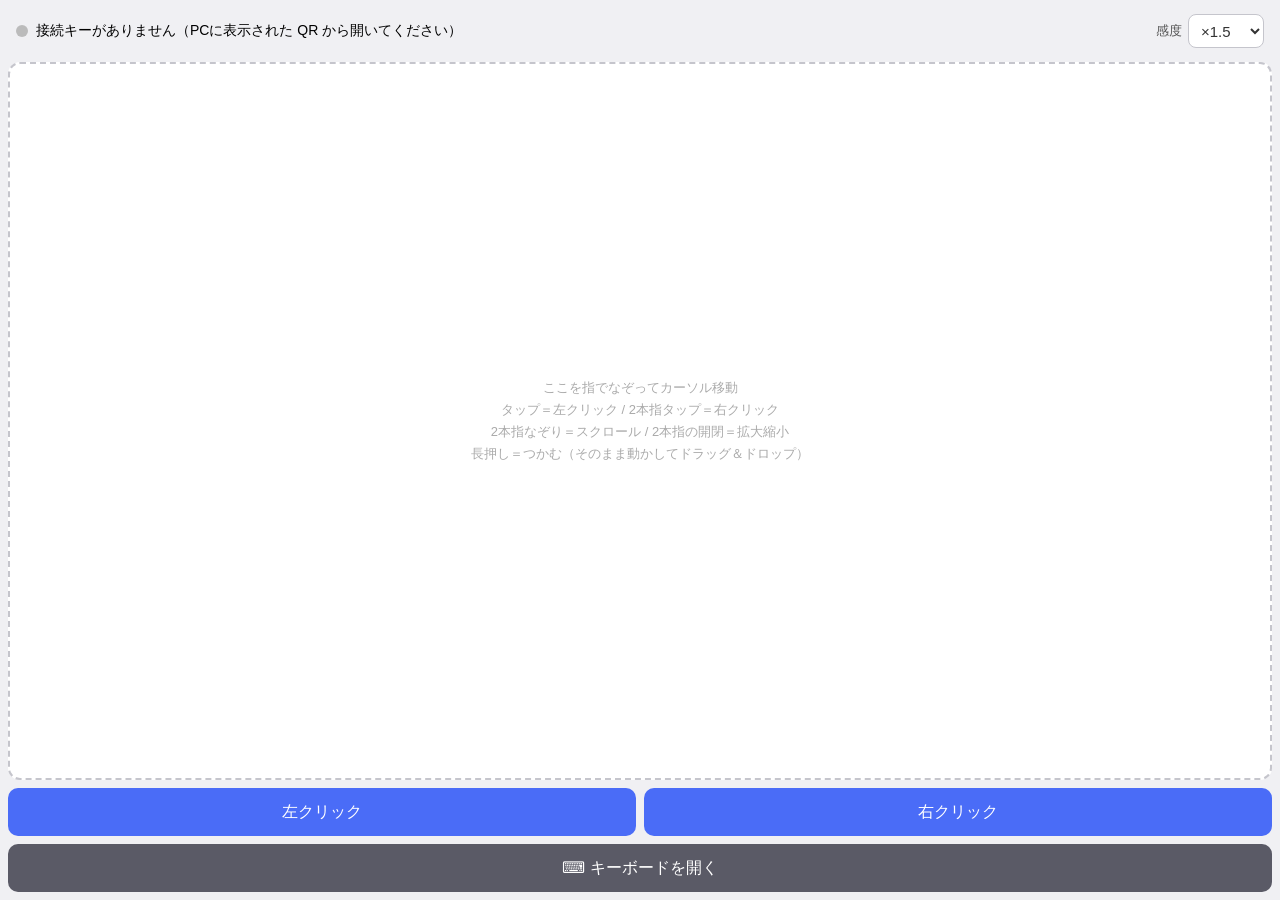
<file: web/index.html>
<!DOCTYPE html>
<html lang="ja">
<head>
  <meta charset="utf-8">
  <!-- スマホでの拡大・スクロールを抑止して、トラックパッドとして使いやすくする -->
  <meta name="viewport" content="width=device-width, initial-scale=1, maximum-scale=1, user-scalable=no, viewport-fit=cover">
  <title>スマホでマウス操作</title>
  <link rel="stylesheet" href="style.css">
</head>
<body>
  <!-- ===== 操作モード（メイン画面）===== -->
  <div id="screen-control" class="screen active">
    <div class="status-bar">
      <span class="status-dot"></span>
      <span class="status-text">待機中</span>
      <!-- カーソル感度（DPI）：右寄せ。iOS Safari ではロール選択になる -->
      <label class="sens-pick">感度<select id="sens-select" aria-label="カーソル感度"></select></label>
    </div>

    <!-- トラックパッド：残りの全領域を占有 -->
    <div id="trackpad">
      <div class="trackpad-hint">
        ここを指でなぞってカーソル移動<br>
        タップ＝左クリック / 2本指タップ＝右クリック<br>
        2本指なぞり＝スクロール / 2本指の開閉＝拡大縮小<br>
        長押し＝つかむ（そのまま動かしてドラッグ＆ドロップ）
      </div>
    </div>

    <div class="click-buttons">
      <button id="btn-left">左クリック</button>
      <button id="btn-right">右クリック</button>
    </div>
    <button id="btn-open-keyboard">⌨ キーボードを開く</button>
  </div>

  <!-- ===== 入力モード（キーボード画面）===== -->
  <div id="screen-keyboard" class="screen">
    <div class="kb-top-bar">
      <button id="btn-back">← 戻る</button>
      <span class="status-dot"></span>
      <span class="status-text">待機中</span>
    </div>

    <!-- 上半分：入力エリア（下半分はスマホのソフトキーボードがせり上がる）-->
    <div class="kb-input-area">
      <input id="kb-input" type="text"
             placeholder="ここに入力すると PC に送られます"
             autocomplete="off" autocorrect="off" autocapitalize="off">
      <div id="kb-display"></div>
    </div>
  </div>

  <script src="app.js"></script>
</body>
</html>
</file>
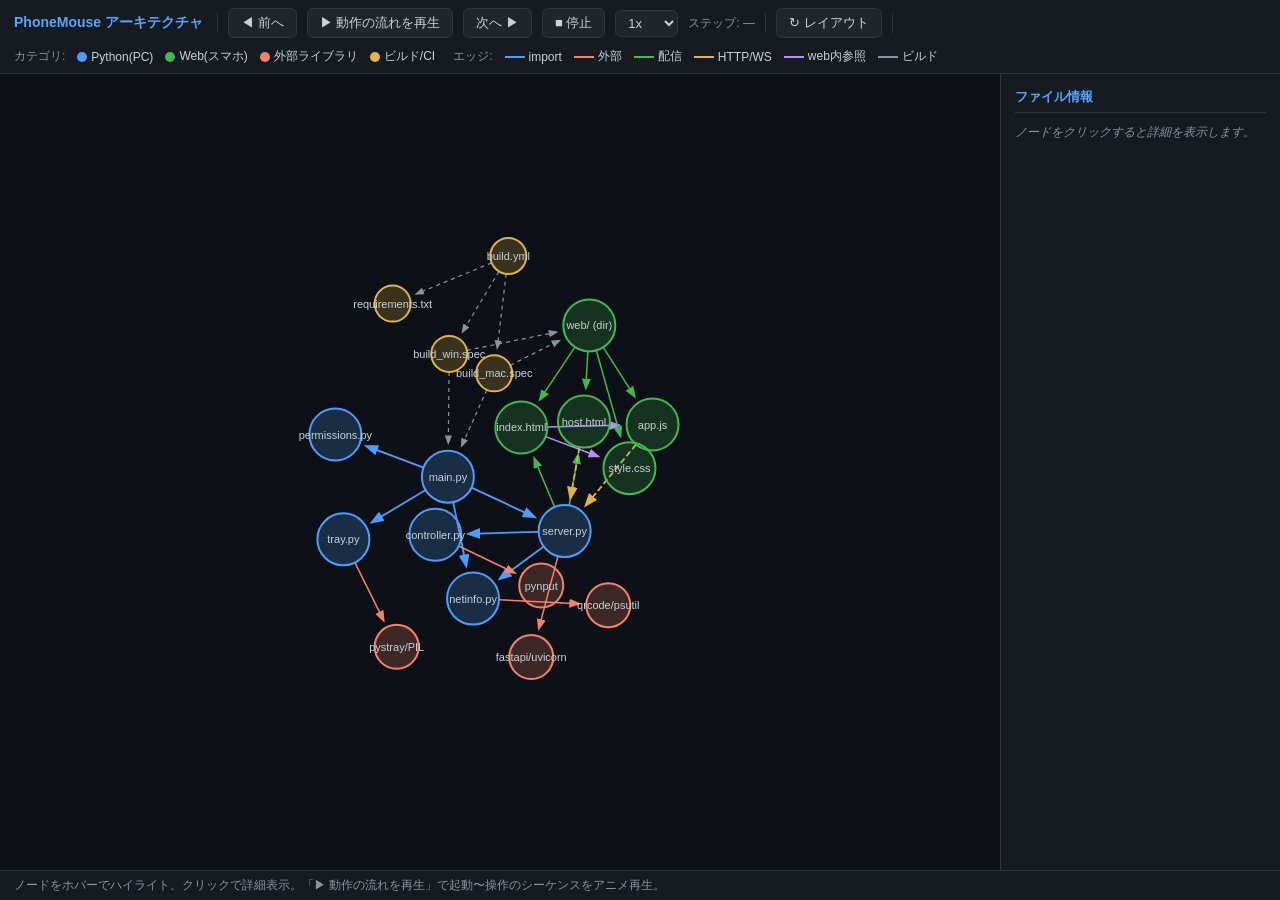
<file: docs/architecture.html>
<!DOCTYPE html>
<html lang="ja">
<head>
<meta charset="UTF-8">
<meta name="viewport" content="width=device-width, initial-scale=1.0">
<title>PhoneMouse — ファイル依存 &amp; 動作フロービュー</title>
<style>
/* ===== リセット &amp; 基底 ===== */
*, *::before, *::after { box-sizing: border-box; margin: 0; padding: 0; }
html, body { width: 100%; height: 100%; overflow: hidden; background: #0d1117; color: #c9d1d9; font-family: 'Helvetica Neue', Arial, 'Hiragino Kochi Go', 'Yu Gothic', sans-serif; font-size: 14px; }

/* ===== レイアウト ===== */
#app { display: flex; flex-direction: column; width: 100%; height: 100%; }
#toolbar { display: flex; align-items: center; gap: 10px; padding: 8px 14px; background: #161b22; border-bottom: 1px solid #30363d; flex-shrink: 0; flex-wrap: wrap; }
#main-area { display: flex; flex: 1; overflow: hidden; }
#graph-container { flex: 1; position: relative; overflow: hidden; }
svg#graph { width: 100%; height: 100%; display: block; }
#side-panel { width: 280px; min-width: 220px; background: #161b22; border-left: 1px solid #30363d; overflow-y: auto; padding: 14px; flex-shrink: 0; transition: width 0.2s; }
#status-bar { padding: 6px 14px; background: #161b22; border-top: 1px solid #30363d; font-size: 12px; color: #8b949e; min-height: 28px; flex-shrink: 0; white-space: nowrap; overflow: hidden; text-overflow: ellipsis; }

/* ===== ツールバー ===== */
#toolbar h1 { font-size: 14px; font-weight: 700; color: #58a6ff; margin-right: 4px; white-space: nowrap; }
.tb-sep { width: 1px; height: 20px; background: #30363d; }
.tb-btn { padding: 5px 12px; border: 1px solid #30363d; border-radius: 6px; background: #21262d; color: #c9d1d9; cursor: pointer; font-size: 13px; white-space: nowrap; }
.tb-btn:hover { background: #30363d; }
.tb-btn.active { background: #1f6feb; border-color: #388bfd; color: #fff; }
#play-btn { min-width: 120px; }
#speed-select { padding: 4px 8px; border: 1px solid #30363d; border-radius: 6px; background: #21262d; color: #c9d1d9; font-size: 13px; }
#step-label { font-size: 12px; color: #8b949e; white-space: nowrap; }

/* ===== 凡例 ===== */
#legend { display: flex; gap: 12px; align-items: center; flex-wrap: wrap; font-size: 12px; }
.leg-item { display: flex; align-items: center; gap: 4px; }
.leg-dot { width: 10px; height: 10px; border-radius: 50%; }
.leg-line { width: 20px; height: 2px; }

/* ===== SVGノード ===== */
.node-circle { cursor: pointer; stroke-width: 2; transition: filter 0.15s; }
.node-label { font-size: 11px; fill: #c9d1d9; pointer-events: none; text-anchor: middle; dominant-baseline: central; user-select: none; }
.node-group.dimmed .node-circle { opacity: 0.2; }
.node-group.dimmed .node-label { opacity: 0.2; }
.node-group.highlight .node-circle { filter: drop-shadow(0 0 6px currentColor); }
.node-group.playing .node-circle { animation: pulse 0.8s ease-in-out infinite alternate; }
@keyframes pulse { from { filter: drop-shadow(0 0 4px #f0e040); } to { filter: drop-shadow(0 0 14px #f0e040) brightness(1.3); } }

/* ===== SVGエッジ ===== */
.edge { transition: opacity 0.15s; }
.edge.dimmed { opacity: 0.06; }
.edge.highlight { opacity: 1; }
.edge.playing { opacity: 1; }

/* ===== サイドパネル ===== */
#side-panel h2 { font-size: 13px; font-weight: 700; color: #58a6ff; margin-bottom: 10px; border-bottom: 1px solid #30363d; padding-bottom: 6px; }
#panel-content { font-size: 12px; line-height: 1.6; color: #8b949e; }
#panel-content .panel-empty { font-style: italic; }
#panel-content .section-title { color: #c9d1d9; font-weight: 700; margin-top: 10px; margin-bottom: 4px; }
#panel-content .role-text { color: #c9d1d9; }
#panel-content ul { padding-left: 14px; }
#panel-content li { margin-bottom: 2px; }
#panel-content .tag { display: inline-block; padding: 1px 6px; border-radius: 4px; font-size: 11px; margin: 2px 2px 2px 0; }
.tag-py  { background: #1a3a5c; color: #79c0ff; }
.tag-web { background: #2d3b2a; color: #7ee787; }
.tag-ext { background: #3b2a2a; color: #f78166; }
.tag-build { background: #3b3022; color: #e3b341; }
.tag-doc { background: #2d2a3b; color: #bc8cff; }
#panel-title { font-size: 14px; font-weight: 700; color: #e6edf3; margin-bottom: 6px; }
</style>
</head>
<body>
<div id="app">
  <!-- ツールバー -->
  <div id="toolbar">
    <h1>PhoneMouse アーキテクチャ</h1>
    <div class="tb-sep"></div>
    <!-- 動作フロー再生コントロール -->
    <button class="tb-btn" id="prev-btn" title="前のステップ">&#9664; 前へ</button>
    <button class="tb-btn" id="play-btn">&#9654; 動作の流れを再生</button>
    <button class="tb-btn" id="next-btn" title="次のステップ">次へ &#9654;</button>
    <button class="tb-btn" id="stop-btn" title="停止してリセット">&#9632; 停止</button>
    <select id="speed-select">
      <option value="2">0.5x</option>
      <option value="1" selected>1x</option>
      <option value="0.5">2x</option>
    </select>
    <span id="step-label">ステップ: —</span>
    <div class="tb-sep"></div>
    <button class="tb-btn" id="reset-layout-btn" title="レイアウトをリセット">&#8635; レイアウト</button>
    <div class="tb-sep"></div>
    <!-- 凡例 -->
    <div id="legend">
      <span style="color:#8b949e;font-size:12px">カテゴリ:</span>
      <div class="leg-item"><div class="leg-dot" style="background:#4a9eff"></div><span>Python(PC)</span></div>
      <div class="leg-item"><div class="leg-dot" style="background:#3fb950"></div><span>Web(スマホ)</span></div>
      <div class="leg-item"><div class="leg-dot" style="background:#f78166"></div><span>外部ライブラリ</span></div>
      <div class="leg-item"><div class="leg-dot" style="background:#e3b341"></div><span>ビルド/CI</span></div>
      <span style="color:#8b949e;font-size:12px;margin-left:6px">エッジ:</span>
      <div class="leg-item"><div class="leg-line" style="background:#4a9eff"></div><span>import</span></div>
      <div class="leg-item"><div class="leg-line" style="background:#f78166"></div><span>外部</span></div>
      <div class="leg-item"><div class="leg-line" style="background:#3fb950"></div><span>配信</span></div>
      <div class="leg-item"><div class="leg-line" style="background:#e3b341;border-top:2px dashed #e3b341;height:0"></div><span>HTTP/WS</span></div>
      <div class="leg-item"><div class="leg-line" style="background:#bc8cff"></div><span>web内参照</span></div>
      <div class="leg-item"><div class="leg-line" style="background:#8b949e;border-top:2px dashed #8b949e;height:0"></div><span>ビルド</span></div>
    </div>
  </div>

  <!-- メイン -->
  <div id="main-area">
    <!-- グラフ (SVG) -->
    <div id="graph-container">
      <svg id="graph">
        <defs>
          <!-- 矢印マーカー定義 (種別ごと) -->
          <marker id="arrow-import" markerWidth="8" markerHeight="8" refX="6" refY="3" orient="auto">
            <path d="M0,0 L0,6 L8,3 z" fill="#4a9eff"/>
          </marker>
          <marker id="arrow-ext" markerWidth="8" markerHeight="8" refX="6" refY="3" orient="auto">
            <path d="M0,0 L0,6 L8,3 z" fill="#f78166"/>
          </marker>
          <marker id="arrow-serve" markerWidth="8" markerHeight="8" refX="6" refY="3" orient="auto">
            <path d="M0,0 L0,6 L8,3 z" fill="#3fb950"/>
          </marker>
          <marker id="arrow-net" markerWidth="8" markerHeight="8" refX="6" refY="3" orient="auto">
            <path d="M0,0 L0,6 L8,3 z" fill="#e3b341"/>
          </marker>
          <marker id="arrow-webref" markerWidth="8" markerHeight="8" refX="6" refY="3" orient="auto">
            <path d="M0,0 L0,6 L8,3 z" fill="#bc8cff"/>
          </marker>
          <marker id="arrow-build" markerWidth="8" markerHeight="8" refX="6" refY="3" orient="auto">
            <path d="M0,0 L0,6 L8,3 z" fill="#8b949e"/>
          </marker>
          <!-- ハイライト用マーカー -->
          <marker id="arrow-playing" markerWidth="8" markerHeight="8" refX="6" refY="3" orient="auto">
            <path d="M0,0 L0,6 L8,3 z" fill="#f0e040"/>
          </marker>
        </defs>
        <!-- エッジ・ノードはJSで動的生成 -->
        <g id="edges-layer"></g>
        <g id="nodes-layer"></g>
        <!-- 粒子アニメ用レイヤー -->
        <g id="particles-layer"></g>
      </svg>
    </div>

    <!-- サイドパネル -->
    <div id="side-panel">
      <h2>ファイル情報</h2>
      <div id="panel-content">
        <p class="panel-empty">ノードをクリックすると詳細を表示します。</p>
      </div>
    </div>
  </div>

  <!-- ステータスバー (フロー説明) -->
  <div id="status-bar">ノードをホバーでハイライト、クリックで詳細表示。「▶ 動作の流れを再生」で起動〜操作のシーケンスをアニメ再生。</div>
</div>

<script>
// =============================================================================
// データ定義 (detail.md の内容を埋め込み)
// =============================================================================

/** @type {Array<{id:string, label:string, category:string, role:string, methods:string[], deps:string[], referencedBy:string[]}>} */
const NODES = [
  // ---- Python (PC側 app/) ----
  {
    id: 'main',
    label: 'main.py',
    category: 'py',
    role: 'エントリーポイント。サーバー起動(daemon) → Tailscale検出をBG開始 → /info 疎通確認後 PCブラウザで /host.html を自動オープン → pystray でメインスレッド常駐。tkinter不使用。',
    methods: [
      'main() — アプリ起動の主処理',
      '_open_browser_when_ready() — /info をリトライし200で開く',
      'sys.stdout/stderr の None ガード (PyInstaller windowed対策)',
    ],
    deps: ['server', 'netinfo', 'permissions', 'tray'],
    referencedBy: [],
  },
  {
    id: 'server',
    label: 'server.py',
    category: 'py',
    role: 'FastAPI サーバー。web/ 配信(/)、WebSocket(/ws)、接続情報(/info)、QR画像(/qr.png) を提供。受信を controller へ渡す。daemon スレッドで起動。ペアリングトークンで /ws を保護。',
    methods: [
      'app — FastAPI インスタンス',
      '_token — 起動ごとに生成するペアリングトークン',
      '_with_token(url) — トークン付きURLを生成',
      '_is_local(request) — ループバック判定',
      'resource_path(relative) — PyInstaller対応パス解決',
      'info(request) — /info エンドポイント (ローカル限定)',
      'qr_png(request) — /qr.png エンドポイント (ローカル限定)',
      'ws_endpoint(ws) — /ws WebSocket ハンドラ',
      '_terminate_stale_phonemouse(port) — 古い自プロセスを終了',
      '_find_free_port(preferred, host, tries) — 空きポート探索',
      'start_server_in_thread(port, on_status_change) — daemon起動、実ポート番号を返す',
    ],
    deps: ['controller', 'netinfo', 'fastapi_uvicorn'],
    referencedBy: ['main'],
  },
  {
    id: 'controller',
    label: 'controller.py',
    category: 'py',
    role: 'スマホから来たJSONメッセージに従って、実際にPCのマウス／キーボードを操作する(pynputラッパー)。',
    methods: [
      'SENSITIVITY: float = 1.5 — マウス感度(実行時変更可)',
      '_ensure() — pynput を初回操作時に遅延import',
      'handle_message(msg: dict) — type(move/click/scroll/down/up/text/key/sensitivity/compose/zoom)で分岐',
    ],
    deps: ['pynput'],
    referencedBy: ['server'],
  },
  {
    id: 'netinfo',
    label: 'netinfo.py',
    category: 'py',
    role: 'LAN IP の取得(VPN/トンネルを除外)、接続URLの組み立て、QRコード画像/ASCIIの生成。',
    methods: [
      'get_lan_ip() — psutilでLAN IPを選択',
      'get_tailscale_ip() — Tailscale IPを返す(最大数秒ブロック)',
      'tailscale_ip_cached() — ブロックせずキャッシュ値を返す',
      'prime_tailscale_ip() — daemon スレッドでキャッシュを温める',
      'candidate_urls(port) — 接続候補URLをTailscale→LAN順で返す',
      'build_url(port) — 主URL(Tailscale優先)',
      'make_qr_image(url) — QR画像生成',
      'print_ascii_qr(url) — ターミナルにQRを文字表示',
    ],
    deps: ['qrcode_psutil'],
    referencedBy: ['main', 'server'],
  },
  {
    id: 'tray',
    label: 'tray.py',
    category: 'py',
    role: 'メニューバー(Mac)/タスクトレイ(Windows)常駐アイコン。終了・QR再表示の入口。',
    methods: [
      '_make_icon_image() — PILでアイコン画像生成',
      'create_tray(on_open, on_quit, on_permission, on_get_tailscale) — トレイアイコンを生成',
    ],
    deps: ['pystray_pil'],
    referencedBy: ['main'],
  },
  {
    id: 'permissions',
    label: 'permissions.py',
    category: 'py',
    role: 'OS別の権限判定(macOS=アクセシビリティ / Windows=不要)。',
    methods: [
      'is_trusted() — macOS は AXIsProcessTrusted()、他は常にTrue',
      'needs_permission_ui() — macOSかつ未許可でTrue',
      'open_accessibility_settings() — macOSのアクセシビリティ設定を開く',
    ],
    deps: [],
    referencedBy: ['main'],
  },

  // ---- Web (スマホ側/PC案内 web/) ----
  {
    id: 'index_html',
    label: 'index.html',
    category: 'web',
    role: 'スマホUI。操作モード(#screen-control)とキーボードモード(#screen-keyboard)の2画面。',
    methods: [
      '#trackpad — タッチ操作エリア',
      '#btn-left / #btn-right — マウスボタン',
      '#btn-open-keyboard — キーボードモードへ切替',
      '#sens-select — 感度セレクト(JSで選択肢生成)',
      '#kb-input / #kb-display — 入力欄と表示',
    ],
    deps: ['style_css', 'app_js'],
    referencedBy: ['server'],
  },
  {
    id: 'host_html',
    label: 'host.html',
    category: 'web',
    role: 'PCブラウザで自動的に開く接続案内ページ。大きなQR(/qr.png)+接続URL(/infoから取得、トークン付き)+権限注意を表示。スマホはこのQRを読む。',
    methods: [
      '/qr.png を <img> で表示',
      '/info からトークン付きURLを取得してリンク表示',
      'Tailscale未検出時の案内表示',
    ],
    deps: ['server'],
    referencedBy: ['main'],
  },
  {
    id: 'style_css',
    label: 'style.css',
    category: 'web',
    role: '縦持ち固定・拡大/選択抑止・トラックパッドが残り全領域を占有するレイアウト。.screen.active で画面切替、.status-dot.connected で接続色。',
    methods: [
      '.screen.active — 画面切替',
      '.status-dot.connected — 接続時の色変化',
      '.sens-pick — 感度セレクト配置(margin-left:auto)',
      '#trackpad.dragging — ドラッグ中のビジュアルフィードバック',
    ],
    deps: [],
    referencedBy: ['index_html'],
  },
  {
    id: 'app_js',
    label: 'app.js',
    category: 'web',
    role: 'WebSocketクライアント＋トラックパッド判定＋キーボード入力。感度セレクト・ピンチズーム・長押しドラッグも担当。',
    methods: [
      'connect() / send(obj) / setConnected(ok) — WS接続と送信',
      'location.search の token を読み ws://.../ws?token=... で接続',
      'touchstart/move/end — 1本指=move/タップ=click/2本指=scroll/ピンチ=zoom',
      '長押しドラッグ — 450ms静止保持→down→移動→touchend→up',
      'ピンチズーム — 指間距離変化をZOOM_STEP_PX(28px)ごとにzoom送信',
      '感度セレクト — 0.5〜10.0のselectをJSで生成、localStorage保存',
      'syncFromInput() — 入力欄実値の前方一致差分ミラーでcompose送信',
    ],
    deps: [],
    referencedBy: ['index_html'],
  },

  // ---- 外部ライブラリ / OS ----
  {
    id: 'pynput',
    label: 'pynput',
    category: 'ext',
    role: 'マウス・キーボードの低レベル制御ライブラリ(OSのInputイベントを生成)。',
    methods: ['mouse.Controller', 'keyboard.Controller'],
    deps: [],
    referencedBy: ['controller'],
  },
  {
    id: 'fastapi_uvicorn',
    label: 'fastapi/uvicorn',
    category: 'ext',
    role: 'WebフレームワークとASGIサーバー。HTTP・WebSocket・静的ファイル配信を担当。',
    methods: ['FastAPI()', 'StaticFiles()', 'WebSocket', 'uvicorn.run()'],
    deps: [],
    referencedBy: ['server'],
  },
  {
    id: 'pystray_pil',
    label: 'pystray/PIL',
    category: 'ext',
    role: 'システムトレイアイコン管理ライブラリとPython Imaging Library。アイコン画像の描画に使用。',
    methods: ['pystray.Icon()', 'PIL.Image', 'PIL.ImageDraw'],
    deps: [],
    referencedBy: ['tray'],
  },
  {
    id: 'qrcode_psutil',
    label: 'qrcode/psutil',
    category: 'ext',
    role: 'QRコード画像生成(qrcode+pillow)とシステム情報取得(psutil)。ネットワークインターフェース列挙にも使用。',
    methods: ['qrcode.make()', 'psutil.net_if_addrs()'],
    deps: [],
    referencedBy: ['netinfo'],
  },

  // ---- ビルド/CI ----
  {
    id: 'build_mac',
    label: 'build_mac.spec',
    category: 'build',
    role: 'PyInstallerでmacOS向け .app を生成する設定ファイル。web/ を datas で同梱。',
    methods: [
      'datas — web/ を同梱',
      'hiddenimports — pynput/pystray/uvicornのmacOSバックエンド',
      'LSUIElement=True — メニューバー常駐アプリ設定',
    ],
    deps: ['main', 'web_dir'],
    referencedBy: ['build_yml'],
  },
  {
    id: 'build_win',
    label: 'build_win.spec',
    category: 'build',
    role: 'PyInstallerでWindows向け .exe を生成する設定ファイル。web/ を datas で同梱。',
    methods: [
      'datas — web/ を同梱',
      'hiddenimports — pynput/pystray/uvicornのWindowsバックエンド',
      'console=False — ウィンドウなし起動',
    ],
    deps: ['main', 'web_dir'],
    referencedBy: ['build_yml'],
  },
  {
    id: 'build_yml',
    label: 'build.yml',
    category: 'build',
    role: 'GitHub Actions CI。macOS(.app) と Windows(.exe) のバイナリを自動ビルドし、タグpush時にGitHub Releaseへ添付。',
    methods: [
      'build-macos — macos-latest(arm64) でビルド',
      'build-windows — windows-latest でビルド',
      'release — タグ時のみ両artifactをリリースに添付',
    ],
    deps: ['build_mac', 'build_win', 'requirements_txt'],
    referencedBy: [],
  },
  {
    id: 'requirements_txt',
    label: 'requirements.txt',
    category: 'build',
    role: 'Python依存パッケージ一覧。fastapi / uvicorn[standard] / pynput / pystray / pillow / qrcode / psutil。',
    methods: [],
    deps: [],
    referencedBy: ['build_yml'],
  },
  // web_dir は build_mac/win の datas 参照用の仮想ノード
  {
    id: 'web_dir',
    label: 'web/ (dir)',
    category: 'web',
    role: 'スマホUI(index.html/style.css/app.js)とPC案内(host.html)を格納するディレクトリ。PyInstallerが同梱する。',
    methods: [],
    deps: ['index_html', 'host_html', 'style_css', 'app_js'],
    referencedBy: ['build_mac', 'build_win', 'server'],
  },
];

/** @type {Array<{from:string, to:string, type:string}>} */
const LINKS = [
  // import系
  { from: 'main', to: 'server',       type: 'import' },
  { from: 'main', to: 'netinfo',      type: 'import' },
  { from: 'main', to: 'permissions',  type: 'import' },
  { from: 'main', to: 'tray',         type: 'import' },
  { from: 'server', to: 'controller', type: 'import' },
  { from: 'server', to: 'netinfo',    type: 'import' },
  // 外部ライブラリ
  { from: 'controller', to: 'pynput',        type: 'ext' },
  { from: 'server',     to: 'fastapi_uvicorn', type: 'ext' },
  { from: 'tray',       to: 'pystray_pil',   type: 'ext' },
  { from: 'netinfo',    to: 'qrcode_psutil', type: 'ext' },
  // 配信 (server → static files)
  { from: 'server', to: 'index_html', type: 'serve' },
  { from: 'server', to: 'host_html',  type: 'serve' },
  // web内参照
  { from: 'index_html', to: 'style_css', type: 'webref' },
  { from: 'index_html', to: 'app_js',    type: 'webref' },
  // HTTP/WS
  { from: 'host_html', to: 'server', type: 'net' },  // /qr.png, /info
  { from: 'app_js',    to: 'server', type: 'net' },  // /ws WebSocket
  // ビルド
  { from: 'build_mac', to: 'main',            type: 'build' },
  { from: 'build_mac', to: 'web_dir',         type: 'build' },
  { from: 'build_win', to: 'main',            type: 'build' },
  { from: 'build_win', to: 'web_dir',         type: 'build' },
  { from: 'build_yml', to: 'build_mac',       type: 'build' },
  { from: 'build_yml', to: 'build_win',       type: 'build' },
  { from: 'build_yml', to: 'requirements_txt', type: 'build' },
  // web_dir → 中身
  { from: 'web_dir', to: 'index_html', type: 'serve' },
  { from: 'web_dir', to: 'host_html',  type: 'serve' },
  { from: 'web_dir', to: 'style_css',  type: 'serve' },
  { from: 'web_dir', to: 'app_js',     type: 'serve' },
];

/**
 * 動作フロー (起動〜スマホ操作のシーケンス)
 * @type {Array<{nodes:string[], edges:{from:string,to:string}[], desc:string}>}
 */
const FLOW_STEPS = [
  {
    nodes: ['main'],
    edges: [],
    desc: 'ステップ1: main.py が起動。sys.stdout/stderr の None ガード(PyInstaller windowed対策)を実行してからアプリ処理を開始。',
  },
  {
    nodes: ['main', 'server', 'fastapi_uvicorn'],
    edges: [{ from: 'main', to: 'server' }, { from: 'server', to: 'fastapi_uvicorn' }],
    desc: 'ステップ2: main → server.start_server_in_thread()。古い自プロセスを終了して空きポートを確保し、uvicorn を daemon スレッドで起動。実際に使うポート番号(8000等)が返る。',
  },
  {
    nodes: ['main', 'netinfo', 'qrcode_psutil'],
    edges: [{ from: 'main', to: 'netinfo' }, { from: 'netinfo', to: 'qrcode_psutil' }],
    desc: 'ステップ3: netinfo.prime_tailscale_ip() を呼び、Tailscale/LAN IP 検出を daemon スレッドでバックグラウンド開始。起動ブロックを回避。',
  },
  {
    nodes: ['main', 'host_html', 'server'],
    edges: [{ from: 'main', to: 'host_html' }, { from: 'server', to: 'host_html' }],
    desc: 'ステップ4: /info への疎通確認(最大~5秒リトライ)が通ったら webbrowser.open() で PCブラウザが /host.html を自動オープン。',
  },
  {
    nodes: ['host_html', 'server', 'netinfo'],
    edges: [{ from: 'host_html', to: 'server' }, { from: 'server', to: 'netinfo' }],
    desc: 'ステップ5: host.html(PCブラウザ) が /qr.png・/info(ローカル限定・トークン付き)を取得し、大きなQRコードとトークン付き接続URLを表示。スマホはこのQRを読む。',
  },
  {
    nodes: ['server', 'index_html', 'style_css', 'app_js'],
    edges: [
      { from: 'server', to: 'index_html' },
      { from: 'index_html', to: 'style_css' },
      { from: 'index_html', to: 'app_js' },
    ],
    desc: 'ステップ6: スマホがQRを読む。サーバーがスマホ向け操作UI(index.html + style.css + app.js)を配信。',
  },
  {
    nodes: ['app_js', 'server'],
    edges: [{ from: 'app_js', to: 'server' }],
    desc: 'ステップ7: app.js がURLの token パラメータを読み取り、ws://.../ws?token=... で WebSocket 接続。トークン無し/不正は1008で即切断。',
  },
  {
    nodes: ['server', 'controller'],
    edges: [{ from: 'server', to: 'controller' }],
    desc: 'ステップ8: ws_endpoint がトークン検証後、受信したJSONメッセージを handle_message(msg) へ渡す。move/click/scroll/drag/zoom/text/sensitivity メッセージを処理。',
  },
  {
    nodes: ['controller', 'pynput'],
    edges: [{ from: 'controller', to: 'pynput' }],
    desc: 'ステップ9: controller が pynput を通じて実際にマウス/キーボードを操作(move/click/scroll/drag/zoom/type)。スマホの指の動きがPCのカーソルになる。',
  },
];

// =============================================================================
// グラフ物理シミュレーション (自作 force layout)
// =============================================================================

/** ノードの物理状態 */
const nodeState = {};

/** キャンバスサイズ */
let W = 800, H = 600;

/** カテゴリ別の色 */
const CAT_COLOR = {
  py:    '#4a9eff',
  web:   '#3fb950',
  ext:   '#f78166',
  build: '#e3b341',
  doc:   '#bc8cff',
};

/** エッジ種別スタイル */
const EDGE_STYLE = {
  import: { stroke: '#4a9eff', dash: '',         width: 1.8 },
  ext:    { stroke: '#f78166', dash: '',         width: 1.5 },
  serve:  { stroke: '#3fb950', dash: '',         width: 1.5 },
  net:    { stroke: '#e3b341', dash: '6,3',      width: 1.8 },
  webref: { stroke: '#bc8cff', dash: '',         width: 1.5 },
  build:  { stroke: '#8b949e', dash: '4,4',      width: 1.2 },
};

/** ノード半径 (カテゴリ別) */
function nodeRadius(cat) {
  return cat === 'ext' ? 22 : cat === 'build' ? 18 : 26;
}

/** 初期座標を大まかにカテゴリで分散 */
function initialPos(id, category) {
  // カテゴリごとにエリアを割り当て
  const sectors = { py: [0.35, 0.5], web: [0.65, 0.5], ext: [0.5, 0.8], build: [0.5, 0.2], doc: [0.8, 0.2] };
  const [cx, cy] = sectors[category] || [0.5, 0.5];
  return {
    x: cx * W + (Math.random() - 0.5) * W * 0.3,
    y: cy * H + (Math.random() - 0.5) * H * 0.3,
    vx: 0, vy: 0,
    fixed: false,
  };
}

/** シミュレーション初期化 */
function initSimulation() {
  W = document.getElementById('graph-container').clientWidth || 800;
  H = document.getElementById('graph-container').clientHeight || 600;
  NODES.forEach(n => {
    if (!nodeState[n.id]) {
      nodeState[n.id] = initialPos(n.id, n.category);
    }
  });
}

/** 1ティックの物理演算 */
function tickPhysics() {
  const REPEL  = 3500;   // ノード間反発
  const SPRING = 0.06;   // エッジのバネ
  const DAMP   = 0.75;   // 速度減衰
  const CENTER = 0.008;  // 中心引力
  const REST   = 120;    // エッジの自然長

  const ids = NODES.map(n => n.id);

  // 反発力 (全ペア)
  for (let i = 0; i < ids.length; i++) {
    for (let j = i + 1; j < ids.length; j++) {
      const a = nodeState[ids[i]];
      const b = nodeState[ids[j]];
      if (!a || !b) continue;
      let dx = a.x - b.x;
      let dy = a.y - b.y;
      const dist = Math.sqrt(dx * dx + dy * dy) || 1;
      const force = REPEL / (dist * dist);
      const fx = (dx / dist) * force;
      const fy = (dy / dist) * force;
      if (!a.fixed) { a.vx += fx; a.vy += fy; }
      if (!b.fixed) { b.vx -= fx; b.vy -= fy; }
    }
  }

  // バネ力 (エッジ)
  LINKS.forEach(lk => {
    const a = nodeState[lk.from];
    const b = nodeState[lk.to];
    if (!a || !b) return;
    const dx = b.x - a.x;
    const dy = b.y - a.y;
    const dist = Math.sqrt(dx * dx + dy * dy) || 1;
    const stretch = dist - REST;
    const fx = (dx / dist) * stretch * SPRING;
    const fy = (dy / dist) * stretch * SPRING;
    if (!a.fixed) { a.vx += fx; a.vy += fy; }
    if (!b.fixed) { b.vx -= fx; b.vy -= fy; }
  });

  // 中心引力 + 速度更新
  ids.forEach(id => {
    const s = nodeState[id];
    if (!s || s.fixed) return;
    s.vx += (W / 2 - s.x) * CENTER;
    s.vy += (H / 2 - s.y) * CENTER;
    s.vx *= DAMP;
    s.vy *= DAMP;
    s.x += s.vx;
    s.y += s.vy;
    // 壁バウンド
    const r = nodeRadius(NODES.find(n => n.id === id)?.category || 'py') + 4;
    if (s.x < r) { s.x = r; s.vx = Math.abs(s.vx) * 0.5; }
    if (s.x > W - r) { s.x = W - r; s.vx = -Math.abs(s.vx) * 0.5; }
    if (s.y < r) { s.y = r; s.vy = Math.abs(s.vy) * 0.5; }
    if (s.y > H - r) { s.y = H - r; s.vy = -Math.abs(s.vy) * 0.5; }
  });
}

// =============================================================================
// SVG 描画
// =============================================================================

const svgNS = 'http://www.w3.org/2000/svg';
const edgesLayer   = document.getElementById('edges-layer');
const nodesLayer   = document.getElementById('nodes-layer');
const particlesLayer = document.getElementById('particles-layer');

/** エッジSVG要素のマップ */
const edgeSvgMap = {}; // key: `${from}_${to}`
/** ノードSVG要素のマップ */
const nodeSvgMap = {}; // key: id → { group, circle, label }

/** SVG要素を初期化 */
function buildSvgElements() {
  // エッジ
  LINKS.forEach(lk => {
    const key = `${lk.from}_${lk.to}`;
    const style = EDGE_STYLE[lk.type] || EDGE_STYLE.import;
    const line = document.createElementNS(svgNS, 'line');
    line.setAttribute('class', 'edge');
    line.setAttribute('stroke', style.stroke);
    line.setAttribute('stroke-width', style.width);
    line.setAttribute('stroke-dasharray', style.dash);
    line.setAttribute('marker-end', `url(#arrow-${lk.type})`);
    line.dataset.from = lk.from;
    line.dataset.to   = lk.to;
    line.dataset.type = lk.type;
    edgesLayer.appendChild(line);
    edgeSvgMap[key] = line;
  });

  // ノード
  NODES.forEach(n => {
    const g = document.createElementNS(svgNS, 'g');
    g.setAttribute('class', 'node-group');
    g.dataset.id = n.id;

    const r = nodeRadius(n.category);
    const circle = document.createElementNS(svgNS, 'circle');
    circle.setAttribute('r', r);
    circle.setAttribute('class', 'node-circle');
    circle.setAttribute('fill', CAT_COLOR[n.category] + '33');   // 薄塗り
    circle.setAttribute('stroke', CAT_COLOR[n.category]);
    circle.style.color = CAT_COLOR[n.category];

    const text = document.createElementNS(svgNS, 'text');
    text.setAttribute('class', 'node-label');
    text.textContent = n.label;

    g.appendChild(circle);
    g.appendChild(text);
    nodesLayer.appendChild(g);
    nodeSvgMap[n.id] = { group: g, circle, text };

    // イベント
    g.addEventListener('mouseenter', () => onNodeHover(n.id));
    g.addEventListener('mouseleave', () => onNodeLeave());
    g.addEventListener('click', (e) => { e.stopPropagation(); onNodeClick(n.id); });

    // ドラッグ
    let dragging = false;
    let dragOffX = 0, dragOffY = 0;
    g.addEventListener('mousedown', (e) => {
      if (e.button !== 0) return;
      e.preventDefault();
      dragging = true;
      const rect = document.getElementById('graph').getBoundingClientRect();
      dragOffX = e.clientX - rect.left - nodeState[n.id].x;
      dragOffY = e.clientY - rect.top  - nodeState[n.id].y;
      nodeState[n.id].fixed = true;
      document.addEventListener('mousemove', onMouseMove);
      document.addEventListener('mouseup', onMouseUp);
    });
    function onMouseMove(e) {
      if (!dragging) return;
      const rect = document.getElementById('graph').getBoundingClientRect();
      nodeState[n.id].x = e.clientX - rect.left - dragOffX;
      nodeState[n.id].y = e.clientY - rect.top  - dragOffY;
    }
    function onMouseUp() {
      dragging = false;
      nodeState[n.id].fixed = false;
      document.removeEventListener('mousemove', onMouseMove);
      document.removeEventListener('mouseup', onMouseUp);
    }
  });

  // SVGクリックでパネルリセット
  document.getElementById('graph').addEventListener('click', () => {
    if (!isPlaying) clearHighlight();
  });
}

/** エッジの座標を更新 */
function updateEdgePositions() {
  LINKS.forEach(lk => {
    const key = `${lk.from}_${lk.to}`;
    const line = edgeSvgMap[key];
    const a = nodeState[lk.from];
    const b = nodeState[lk.to];
    if (!line || !a || !b) return;

    // エッジをノード縁まで縮める
    const dx = b.x - a.x;
    const dy = b.y - a.y;
    const dist = Math.sqrt(dx * dx + dy * dy) || 1;
    const rA = nodeRadius(NODES.find(n => n.id === lk.from)?.category || 'py');
    const rB = nodeRadius(NODES.find(n => n.id === lk.to)?.category   || 'py') + 8; // 矢印分
    const x1 = a.x + (dx / dist) * rA;
    const y1 = a.y + (dy / dist) * rA;
    const x2 = b.x - (dx / dist) * rB;
    const y2 = b.y - (dy / dist) * rB;

    line.setAttribute('x1', x1);
    line.setAttribute('y1', y1);
    line.setAttribute('x2', x2);
    line.setAttribute('y2', y2);
  });
}

/** ノードの座標を更新 */
function updateNodePositions() {
  NODES.forEach(n => {
    const s = nodeState[n.id];
    const el = nodeSvgMap[n.id];
    if (!s || !el) return;
    el.group.setAttribute('transform', `translate(${s.x},${s.y})`);
  });
}

// =============================================================================
// ホバー・ハイライト
// =============================================================================

let hoveredNodeId = null;
let selectedNodeId = null;
let isPlaying = false;

function onNodeHover(id) {
  if (isPlaying) return;
  hoveredNodeId = id;
  applyHighlight([id], getConnectedEdges(id));
}

function onNodeLeave() {
  if (isPlaying) return;
  hoveredNodeId = null;
  if (selectedNodeId) {
    applyHighlight([selectedNodeId], getConnectedEdges(selectedNodeId));
  } else {
    clearHighlight();
  }
}

function onNodeClick(id) {
  if (isPlaying) return;
  selectedNodeId = (selectedNodeId === id) ? null : id;
  if (selectedNodeId) {
    applyHighlight([selectedNodeId], getConnectedEdges(selectedNodeId));
    showNodePanel(selectedNodeId);
  } else {
    clearHighlight();
    resetPanel();
  }
}

/** 指定ノードに接続するエッジを返す */
function getConnectedEdges(id) {
  return LINKS.filter(lk => lk.from === id || lk.to === id);
}

/** ハイライト適用 */
function applyHighlight(nodeIds, edgeLinks) {
  const nodeSet = new Set(nodeIds);
  // 直接繋がるノードも薄ハイライト
  edgeLinks.forEach(lk => { nodeSet.add(lk.from); nodeSet.add(lk.to); });
  const edgeSet = new Set(edgeLinks.map(lk => `${lk.from}_${lk.to}`));

  NODES.forEach(n => {
    const el = nodeSvgMap[n.id];
    if (!el) return;
    if (nodeSet.has(n.id)) {
      el.group.classList.remove('dimmed');
      el.group.classList.add('highlight');
    } else {
      el.group.classList.add('dimmed');
      el.group.classList.remove('highlight');
    }
  });
  LINKS.forEach(lk => {
    const line = edgeSvgMap[`${lk.from}_${lk.to}`];
    if (!line) return;
    if (edgeSet.has(`${lk.from}_${lk.to}`)) {
      line.classList.remove('dimmed');
      line.classList.add('highlight');
    } else {
      line.classList.add('dimmed');
      line.classList.remove('highlight');
    }
  });
}

/** ハイライトを全解除 */
function clearHighlight() {
  NODES.forEach(n => {
    const el = nodeSvgMap[n.id];
    if (!el) return;
    el.group.classList.remove('dimmed', 'highlight', 'playing');
  });
  LINKS.forEach(lk => {
    const line = edgeSvgMap[`${lk.from}_${lk.to}`];
    if (!line) return;
    line.classList.remove('dimmed', 'highlight', 'playing');
    line.setAttribute('stroke', (EDGE_STYLE[lk.type] || EDGE_STYLE.import).stroke);
    line.setAttribute('marker-end', `url(#arrow-${lk.type})`);
  });
}

// =============================================================================
// サイドパネル
// =============================================================================

function showNodePanel(id) {
  const n = NODES.find(x => x.id === id);
  if (!n) return;
  const panel = document.getElementById('panel-content');
  const catLabel = { py: 'Python(PC)', web: 'Web(スマホ)', ext: '外部ライブラリ', build: 'ビルド/CI', doc: 'ドキュメント' };
  const tagClass = `tag tag-${n.category}`;

  let html = `<div id="panel-title">${escHtml(n.label)}</div>`;
  html += `<span class="${tagClass}">${catLabel[n.category] || n.category}</span>`;
  html += `<div class="section-title">役割</div><div class="role-text">${escHtml(n.role)}</div>`;

  if (n.methods && n.methods.length > 0) {
    html += `<div class="section-title">主要メソッド / 型</div><ul>`;
    n.methods.forEach(m => { html += `<li>${escHtml(m)}</li>`; });
    html += `</ul>`;
  }
  if (n.deps && n.deps.length > 0) {
    html += `<div class="section-title">依存 (import / 参照先)</div><ul>`;
    n.deps.forEach(dep => {
      const dn = NODES.find(x => x.id === dep);
      html += `<li><span class="tag tag-${dn ? dn.category : 'py'}">${escHtml(dn ? dn.label : dep)}</span></li>`;
    });
    html += `</ul>`;
  }
  if (n.referencedBy && n.referencedBy.length > 0) {
    html += `<div class="section-title">被参照 (参照元)</div><ul>`;
    n.referencedBy.forEach(ref => {
      const rn = NODES.find(x => x.id === ref);
      html += `<li><span class="tag tag-${rn ? rn.category : 'py'}">${escHtml(rn ? rn.label : ref)}</span></li>`;
    });
    html += `</ul>`;
  }

  panel.innerHTML = html;
}

function resetPanel() {
  document.getElementById('panel-content').innerHTML = '<p class="panel-empty">ノードをクリックすると詳細を表示します。</p>';
}

function escHtml(s) {
  return String(s).replace(/&/g,'&amp;').replace(/</g,'&lt;').replace(/>/g,'&gt;').replace(/"/g,'&quot;');
}

// =============================================================================
// 動作フロー再生
// =============================================================================

let flowStep = -1;            // 現在のステップ (-1 = 未再生)
let flowTimer = null;         // setTimeoutハンドル
let playState = 'stopped';   // 'stopped' | 'playing' | 'paused'
let particles = [];           // 粒子リスト

const playBtn  = document.getElementById('play-btn');
const prevBtn  = document.getElementById('prev-btn');
const nextBtn  = document.getElementById('next-btn');
const stopBtn  = document.getElementById('stop-btn');
const speedSel = document.getElementById('speed-select');
const stepLabel = document.getElementById('step-label');
const statusBar = document.getElementById('status-bar');

/** 現在の速度倍率 (秒/ステップ) */
function stepDuration() {
  return parseFloat(speedSel.value) * 2400; // ms
}

function updatePlayBtn() {
  if (playState === 'playing') {
    playBtn.textContent = '⏸ 一時停止';
    playBtn.classList.add('active');
  } else {
    playBtn.textContent = '▶ 動作の流れを再生';
    playBtn.classList.remove('active');
  }
}

playBtn.addEventListener('click', () => {
  if (playState === 'stopped' || playState === 'paused') {
    startPlay();
  } else {
    pausePlay();
  }
});

prevBtn.addEventListener('click', () => {
  clearFlowTimer();
  if (flowStep > 0) {
    flowStep--;
    renderFlowStep(flowStep);
    if (playState === 'playing') scheduleNextStep();
  }
});

nextBtn.addEventListener('click', () => {
  clearFlowTimer();
  if (flowStep < FLOW_STEPS.length - 1) {
    flowStep++;
    renderFlowStep(flowStep);
    if (playState === 'playing') scheduleNextStep();
  } else {
    stopPlay();
  }
});

stopBtn.addEventListener('click', stopPlay);

function startPlay() {
  isPlaying = true;
  playState = 'playing';
  updatePlayBtn();
  if (flowStep < 0) flowStep = 0;
  renderFlowStep(flowStep);
  scheduleNextStep();
}

function pausePlay() {
  clearFlowTimer();
  playState = 'paused';
  updatePlayBtn();
}

function stopPlay() {
  clearFlowTimer();
  isPlaying = false;
  playState = 'stopped';
  flowStep = -1;
  updatePlayBtn();
  stepLabel.textContent = 'ステップ: —';
  statusBar.textContent = 'ノードをホバーでハイライト、クリックで詳細表示。「▶ 動作の流れを再生」で起動〜操作のシーケンスをアニメ再生。';
  clearHighlight();
  clearParticles();
}

function scheduleNextStep() {
  clearFlowTimer();
  flowTimer = setTimeout(() => {
    if (flowStep < FLOW_STEPS.length - 1) {
      flowStep++;
      renderFlowStep(flowStep);
      scheduleNextStep();
    } else {
      stopPlay();
    }
  }, stepDuration());
}

function clearFlowTimer() {
  if (flowTimer !== null) { clearTimeout(flowTimer); flowTimer = null; }
}

/** 指定ステップのビジュアルを適用 */
function renderFlowStep(idx) {
  const step = FLOW_STEPS[idx];
  if (!step) return;
  stepLabel.textContent = `ステップ: ${idx + 1} / ${FLOW_STEPS.length}`;
  statusBar.textContent = step.desc;

  const activeNodes = new Set(step.nodes);
  const activeEdges = new Set(step.edges.map(e => `${e.from}_${e.to}`));

  // ノード
  NODES.forEach(n => {
    const el = nodeSvgMap[n.id];
    if (!el) return;
    if (activeNodes.has(n.id)) {
      el.group.classList.remove('dimmed');
      el.group.classList.add('playing');
    } else {
      el.group.classList.add('dimmed');
      el.group.classList.remove('playing');
    }
  });

  // エッジ
  LINKS.forEach(lk => {
    const key = `${lk.from}_${lk.to}`;
    const line = edgeSvgMap[key];
    if (!line) return;
    if (activeEdges.has(key)) {
      line.classList.remove('dimmed');
      line.classList.add('playing');
      line.setAttribute('stroke', '#f0e040');
      line.setAttribute('marker-end', 'url(#arrow-playing)');
    } else {
      line.classList.add('dimmed');
      line.classList.remove('playing');
      line.setAttribute('stroke', (EDGE_STYLE[lk.type] || EDGE_STYLE.import).stroke);
      line.setAttribute('marker-end', `url(#arrow-${lk.type})`);
    }
  });

  // 粒子を発射
  clearParticles();
  step.edges.forEach(e => spawnParticle(e.from, e.to));
}

// =============================================================================
// 粒子アニメーション
// =============================================================================

/**
 * @typedef {{ id:string, fromId:string, toId:string, t:number, speed:number, el:SVGCircleElement }} Particle
 */

function spawnParticle(fromId, toId) {
  const el = document.createElementNS(svgNS, 'circle');
  el.setAttribute('r', 5);
  el.setAttribute('fill', '#f0e040');
  el.setAttribute('opacity', '0.9');
  particlesLayer.appendChild(el);
  const p = {
    id: `${fromId}_${toId}_${Date.now()}_${Math.random()}`,
    fromId, toId,
    t: 0,
    speed: 0.012,
    el,
    done: false,
  };
  particles.push(p);
}

function clearParticles() {
  particles.forEach(p => { if (p.el.parentNode) p.el.parentNode.removeChild(p.el); });
  particles = [];
}

/** 粒子の位置を更新 */
function updateParticles() {
  const alive = [];
  particles.forEach(p => {
    const a = nodeState[p.fromId];
    const b = nodeState[p.toId];
    if (!a || !b) return;
    p.t += p.speed;
    if (p.t > 1) {
      // 再ループ
      p.t = 0;
    }
    const x = a.x + (b.x - a.x) * p.t;
    const y = a.y + (b.y - a.y) * p.t;
    p.el.setAttribute('cx', x);
    p.el.setAttribute('cy', y);
    alive.push(p);
  });
  particles = alive;
}

// =============================================================================
// メインアニメーションループ
// =============================================================================

let rafId = null;
let tickCount = 0;
const SETTLE_TICKS = 300; // 最初の300tickは物理強め

function animate() {
  // サイズ更新
  const container = document.getElementById('graph-container');
  const newW = container.clientWidth;
  const newH = container.clientHeight;
  if (newW !== W || newH !== H) {
    W = newW; H = newH;
  }

  // 物理 (収束したら回数を減らす)
  const physTicks = tickCount < SETTLE_TICKS ? 3 : 1;
  for (let i = 0; i < physTicks; i++) tickPhysics();
  tickCount++;

  updateEdgePositions();
  updateNodePositions();
  updateParticles();

  rafId = requestAnimationFrame(animate);
}

// =============================================================================
// レイアウトリセット
// =============================================================================

document.getElementById('reset-layout-btn').addEventListener('click', () => {
  Object.keys(nodeState).forEach(id => delete nodeState[id]);
  initSimulation();
  tickCount = 0;
});

// =============================================================================
// 起動
// =============================================================================

window.addEventListener('DOMContentLoaded', () => {
  initSimulation();
  buildSvgElements();
  animate();
});
</script>
</body>
</html>
</file>
<file: web/style.css>
/* 全体：縦持ち固定・スクロール禁止 */
html, body { height: 100%; margin: 0; overflow: hidden; }
body {
  font-family: -apple-system, "Hiragino Kaku Gothic ProN", sans-serif;
  background: #f0f0f3;
  -webkit-touch-callout: none;  /* 長押しメニュー無効 */
  user-select: none;            /* テキスト選択無効 */
  -webkit-user-select: none;
}

/* 画面（モード）切替：active が付いた方だけ表示する */
.screen {
  display: none;
  height: 100%;
  box-sizing: border-box;
  padding: 8px;
  flex-direction: column;
}
.screen.active { display: flex; }

/* 接続状況バー */
.status-bar, .kb-top-bar {
  display: flex;
  align-items: center;
  gap: 8px;
  padding: 6px 8px;
  font-size: 14px;
}
.status-dot {
  width: 12px; height: 12px;
  border-radius: 50%;
  background: #bbb;           /* 未接続：灰 */
  display: inline-block;
}
.status-dot.connected { background: #2ecc40; }  /* 接続中：緑 */

/* 感度セレクト：ステータスバーの右端へ寄せる（数字をロールで選べる） */
.sens-pick {
  margin-left: auto;          /* 右寄せ */
  display: inline-flex;
  align-items: center;
  gap: 6px;
  color: #555;
  font-size: 13px;
}
.sens-pick select {
  font-size: 15px;
  padding: 4px 8px;
  border: 1px solid #c5c5cc;
  border-radius: 8px;
  background: #fff;
  color: #333;
  min-height: 34px;
  font-variant-numeric: tabular-nums;
}

/* トラックパッド：残り全部の高さを使う */
#trackpad {
  flex: 1;
  margin: 8px 0;
  background: #fff;
  border: 2px dashed #c5c5cc;
  border-radius: 12px;
  touch-action: none;          /* ブラウザ既定のスクロール/ズームを無効化 */
  user-select: none;
  -webkit-touch-callout: none;
  display: flex;
  align-items: center;
  justify-content: center;
}
.trackpad-hint {
  color: #aaa;
  font-size: 13px;
  text-align: center;
  line-height: 1.7;
  padding: 0 12px;
}
/* ドラッグ中（長押しでつかんだ状態）の視覚フィードバック */
#trackpad.dragging {
  border-color: #4a6cf7;
  border-style: solid;
  background: #eef1fe;
}

/* ボタン類：指で押しやすい大きさ */
button {
  font-size: 16px;
  min-height: 48px;
  border: none;
  border-radius: 10px;
  background: #4a6cf7;
  color: #fff;
}
button:active { background: #3550c8; }
.click-buttons { display: flex; gap: 8px; }
.click-buttons button { flex: 1; }
#btn-open-keyboard { margin-top: 8px; width: 100%; background: #5a5a66; }

/* 入力モード */
.kb-top-bar #btn-back { min-height: 36px; padding: 0 12px; background: #5a5a66; }
.kb-input-area { padding: 8px; }
#kb-input {
  width: 100%;
  box-sizing: border-box;
  font-size: 18px;
  padding: 12px;
  border: 1px solid #ccc;
  border-radius: 8px;
  user-select: text;            /* 入力欄だけは選択・編集を許可 */
  -webkit-user-select: text;
}
#kb-display {
  margin-top: 10px;
  min-height: 40px;
  color: #555;
  font-size: 14px;
  word-break: break-all;
}
</file>
